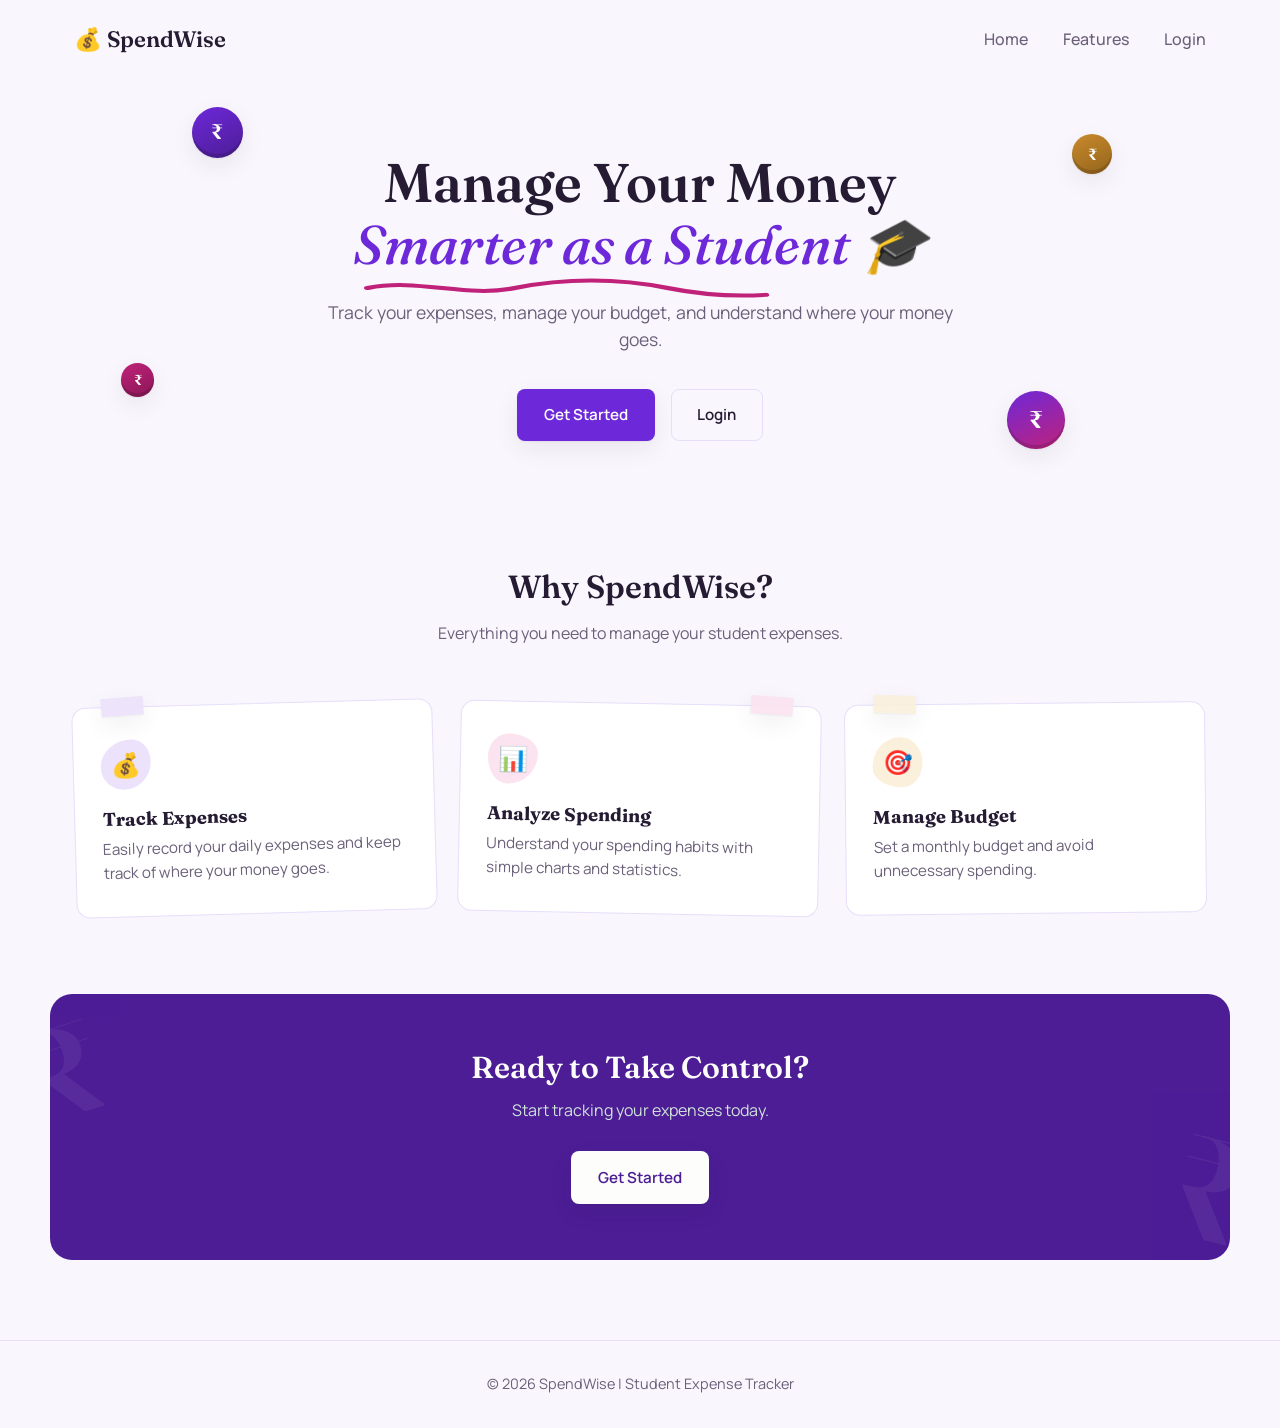
<file: index.html>
<!DOCTYPE html>
<html lang="en">
<head>
    <meta charset="UTF-8">
    <meta name="viewport" content="width=device-width, initial-scale=1.0">
    <title>SpendWise - Student Expense Tracker</title>
    <link rel="stylesheet" href="style.css">
</head>
<body>
    <header>
        <nav class="navbar">
            <div class="logo">
                💰 SpendWise
            </div>
            <div class="nav-links">
                 <a href="index.html">Home</a>
                <a href="#features">Features</a>
              <a href="login.html">Login</a>
            </div>
        </nav>
    </header>
    <main>
        <section class="hero">
            <div class="hero-coins" aria-hidden="true">
                <div class="hero-coin c1">₹</div>
                <div class="hero-coin c2">₹</div>
                <div class="hero-coin c3">₹</div>
                <div class="hero-coin c4">₹</div>
            </div>
            <div class="hero-content">
                <h1>
                    Manage Your Money
                    <span>
                        Smarter as a Student 🎓
                        <svg class="squiggle" viewBox="0 0 300 14" preserveAspectRatio="none" aria-hidden="true">
                            <path d="M2 8 C 30 -2, 55 18, 82 8 S 138 -2, 165 8 S 220 18, 248 8 S 280 0, 298 8" />
                        </svg>
                    </span>
                </h1>
                <p>
                    Track your expenses, manage your budget,
                    and understand where your money goes.
                </p>
                <div class="hero-buttons">
                    <a href="account.html" class="btn primary-btn">
                     Get Started
                    </a>
                   <a href="login.html" class="btn secondary-btn">
                   Login
                  </a>
                </div>
            </div>
        </section>
        <section class="features" id="features">
            <h2>Why SpendWise?</h2>
            <p class="section-text">
                Everything you need to manage your student expenses.
            </p>
            <div class="feature-container">
                <div class="feature-card">
                    <div class="feature-icon">
                        💰
                    </div>
                    <h3>Track Expenses</h3>
                    <p>
                        Easily record your daily expenses
                        and keep track of where your money goes.
                    </p>
                </div>
                <div class="feature-card">
                    <div class="feature-icon">
                        📊
                    </div>
                    <h3>Analyze Spending</h3>
                    <p>
                        Understand your spending habits
                        with simple charts and statistics.
                    </p>
                </div>
                <div class="feature-card">
                    <div class="feature-icon">
                        🎯
                    </div>
                    <h3>Manage Budget</h3>
                    <p>
                        Set a monthly budget and avoid
                        unnecessary spending.
                    </p>
                </div>
            </div>
        </section>
        <section class="cta">
            <h2>Ready to Take Control?</h2>
            <p>
                Start tracking your expenses today.
            </p>
            <a href="#" class="btn primary-btn">
                Get Started
            </a>
        </section>
    </main>
    <footer>
        <p>
            © 2026 SpendWise | Student Expense Tracker
        </p>
    </footer>
    <script src="script.js"></script>
</body>
</html>
</file>
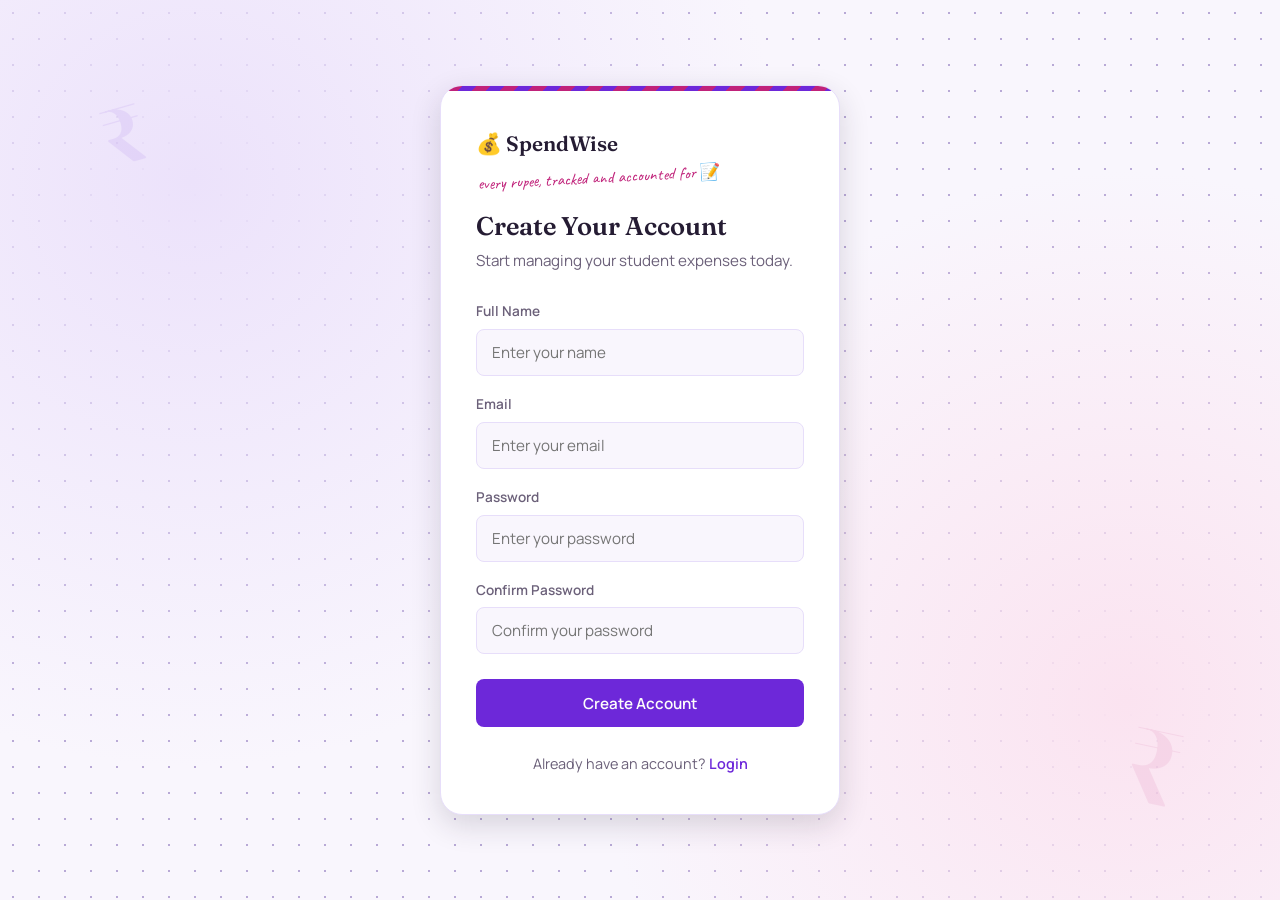
<file: account.html>
<!DOCTYPE html>
<html lang="en">
<head>
    <meta charset="UTF-8">
    <meta name="viewport" content="width=device-width, initial-scale=1.0">
    <title>Create Account - SpendWise</title>
    <link rel="stylesheet" href="style.css">
</head>
<body>
    <div class="auth-page">
        <div class="auth-container">
            <div class="auth-logo">
                💰 SpendWise
            </div>
            <span class="auth-tag">every rupee, tracked and accounted for 📝</span>
            <h1>Create Your Account</h1>
            <p class="auth-subtitle">
                Start managing your student expenses today.
            </p>
            <form id="registerForm">
                <div class="form-group">
                    <label for="name">
                        Full Name
                    </label>
                    <input type="text" id="name" placeholder="Enter your name" required>
                </div>
                <div class="form-group">
                    <label for="email">
                        Email
                    </label>
                    <input type="email" id="email" placeholder="Enter your email" required>
                </div>
                <div class="form-group">
                    <label for="password">
                        Password
                    </label>
                    <input type="password" id="password" placeholder="Enter your password" required>
                </div>
                <div class="form-group">
                    <label for="confirm-password">
                        Confirm Password
                    </label>
                    <input type="password" id="confirm-password" placeholder="Confirm your password" required>
                </div>
                <button type="submit" class="auth-btn">
                    Create Account
                </button>
            </form>
            <p class="auth-footer">
                Already have an account?
                <a href="login.html">
                    Login
                </a>
            </p>
        </div>
    </div>
    <script src="script.js"></script>
</body>
</html>
</file>
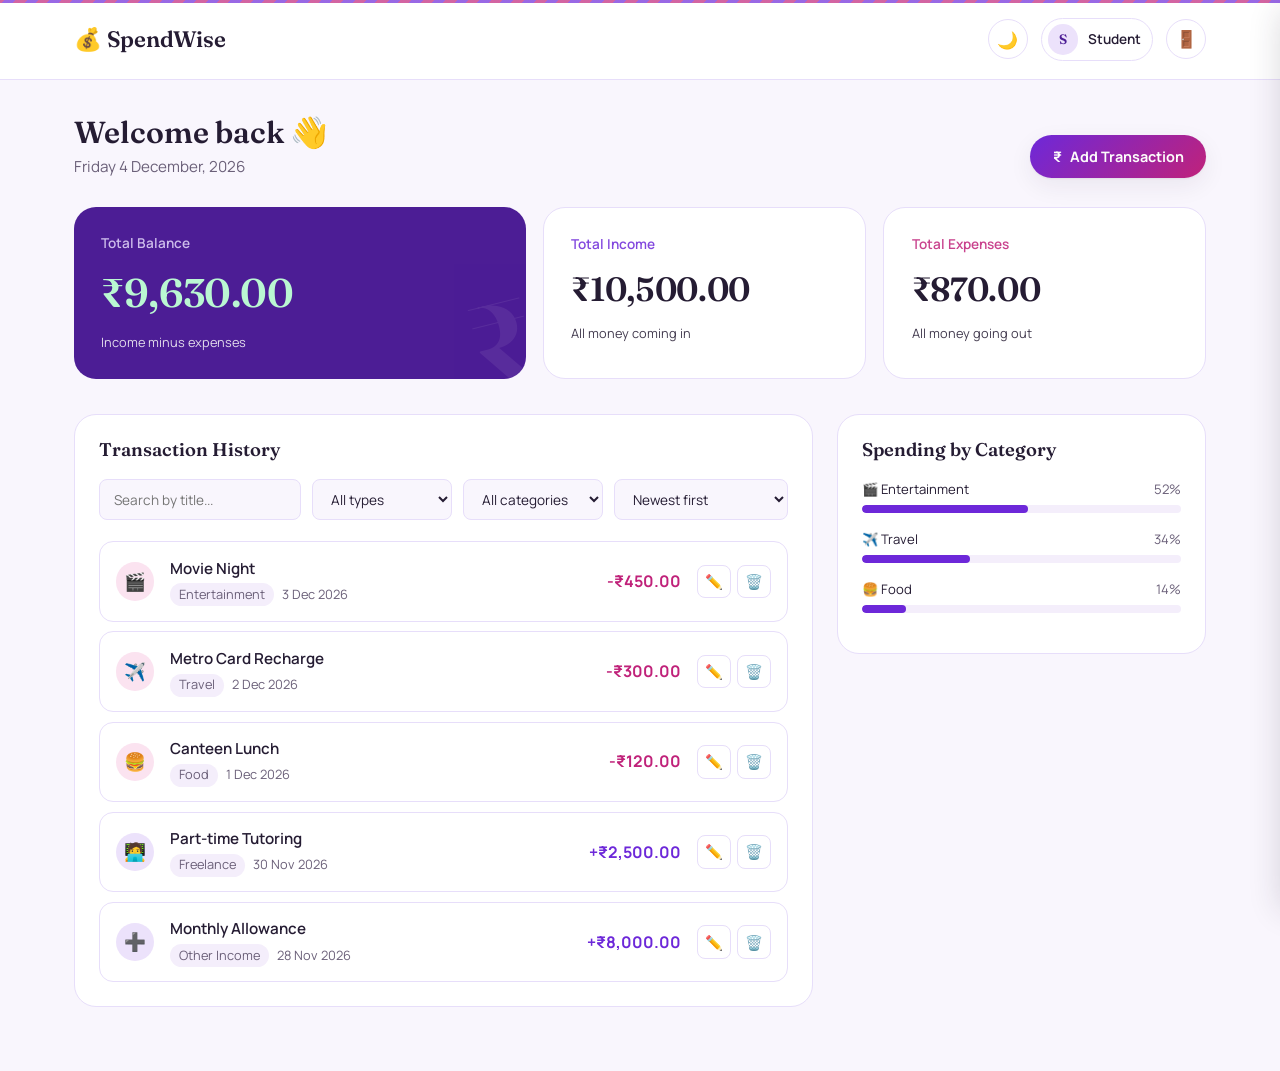
<file: dashboard.html>
<!DOCTYPE html>
<html lang="en">
<head>
    <meta charset="UTF-8">
    <meta name="viewport" content="width=device-width, initial-scale=1.0">
    <title>Dashboard - SpendWise</title>
    <link rel="stylesheet" href="style.css">
</head>
<body>
    <div class="app-shell">

        <header class="app-topbar">
            <div class="app-topbar-inner">
                <div class="logo">💰 SpendWise</div>
                <div class="app-actions">
                    <button class="icon-btn" id="themeToggle" title="Toggle dark mode">🌙</button>
                    <div class="user-chip">
                        <span class="avatar" id="userInitial">S</span>
                        <span id="userName">Student</span>
                    </div>
                    <a href="index.html" class="icon-btn" title="Log out">🚪</a>
                </div>
            </div>
        </header>

        <main class="app-main">

          
            <div class="page-heading">
                <div>
                    <h1>Welcome back 👋</h1>
                    <p id="todayDate"></p>
                </div>
                <button class="fab-add" id="openAddBtn"><span class="coin">₹</span> Add Transaction</button>
            </div>

            <section class="summary-grid">
                <div class="summary-card balance">
                    <div class="label">Total Balance</div>
                    <div class="value" id="balanceValue">₹0.00</div>
                    <div class="sub">Income minus expenses</div>
                </div>
                <div class="summary-card income">
                    <div class="label">Total Income</div>
                    <div class="value" id="incomeValue">₹0.00</div>
                    <div class="sub">All money coming in</div>
                </div>
                <div class="summary-card expense">
                    <div class="label">Total Expenses</div>
                    <div class="value" id="expenseValue">₹0.00</div>
                    <div class="sub">All money going out</div>
                </div>
            </section>

          
            <div class="dashboard-grid">

            
                <section class="panel">
                    <div class="panel-header">
                        <h2>Transaction History</h2>
                    </div>

                    <div class="toolbar">
                        <input type="search" id="searchInput" placeholder="Search by title...">
                        <select id="typeFilter">
                            <option value="all">All types</option>
                            <option value="income">Income</option>
                            <option value="expense">Expense</option>
                        </select>
                        <select id="categoryFilter">
                            <option value="all">All categories</option>
                        </select>
                        <select id="sortSelect">
                            <option value="date-desc">Newest first</option>
                            <option value="date-asc">Oldest first</option>
                            <option value="amount-desc">Amount: high to low</option>
                            <option value="amount-asc">Amount: low to high</option>
                        </select>
                    </div>

                    <div class="transaction-list" id="transactionList">
                    </div>
                </section>
                <section class="panel">
                    <div class="panel-header">
                        <h2>Spending by Category</h2>
                    </div>
                    <div id="categoryBreakdown">
                    </div>
                </section>

            </div>
        </main>
    </div>

    <div class="overlay" id="overlay"></div>

    <aside class="drawer" id="drawer">
        <div class="drawer-header">
            <h2 id="drawerTitle">Add Transaction</h2>
            <button class="close-btn" id="closeDrawerBtn">✕</button>
        </div>

        <form id="transactionForm" class="drawer-form" novalidate>
            <input type="hidden" id="transactionId">

            <div class="type-toggle">
                <label class="income-option">
                    <input type="radio" name="type" value="income" checked>
                    <span>💚 Income</span>
                </label>
                <label class="expense-option">
                    <input type="radio" name="type" value="expense">
                    <span>❤️ Expense</span>
                </label>
            </div>

            <div class="form-group" id="titleGroup">
                <label for="title">Title / Description</label>
                <input type="text" id="title" placeholder="e.g. Canteen lunch">
                <div class="field-error">Please enter a title.</div>
            </div>

            <div class="form-group" id="amountGroup">
                <label for="amount">Amount (₹)</label>
                <input type="number" id="amount" placeholder="e.g. 250" min="0.01" step="0.01">
                <div class="field-error">Please enter an amount greater than 0.</div>
            </div>

            <div class="form-group" id="categoryGroup">
                <label for="category">Category</label>
                <select id="category">
                    <option value="">Select a category</option>
                </select>
                <div class="field-error">Please choose a category.</div>
            </div>

            <div class="form-group" id="dateGroup">
                <label for="date">Date</label>
                <input type="date" id="date">
                <div class="field-error">Please choose a date.</div>
            </div>

            <button type="submit" class="drawer-submit" id="submitBtn">Add Transaction</button>
        </form>
    </aside>

    <div class="confirm-modal" id="confirmModal">
        <div class="emoji">🗑️</div>
        <h3>Delete this transaction?</h3>
        <p>This can't be undone. Your balance will update right away.</p>
        <div class="confirm-actions">
            <button class="cancel-btn" id="cancelDeleteBtn">Cancel</button>
            <button class="delete-confirm-btn" id="confirmDeleteBtn">Delete</button>
        </div>
    </div>
    <div class="toast" id="toast"></div>
    <script src="script.js"></script>
    <script src="dashboard.js"></script>
</body>
</html>
</file>
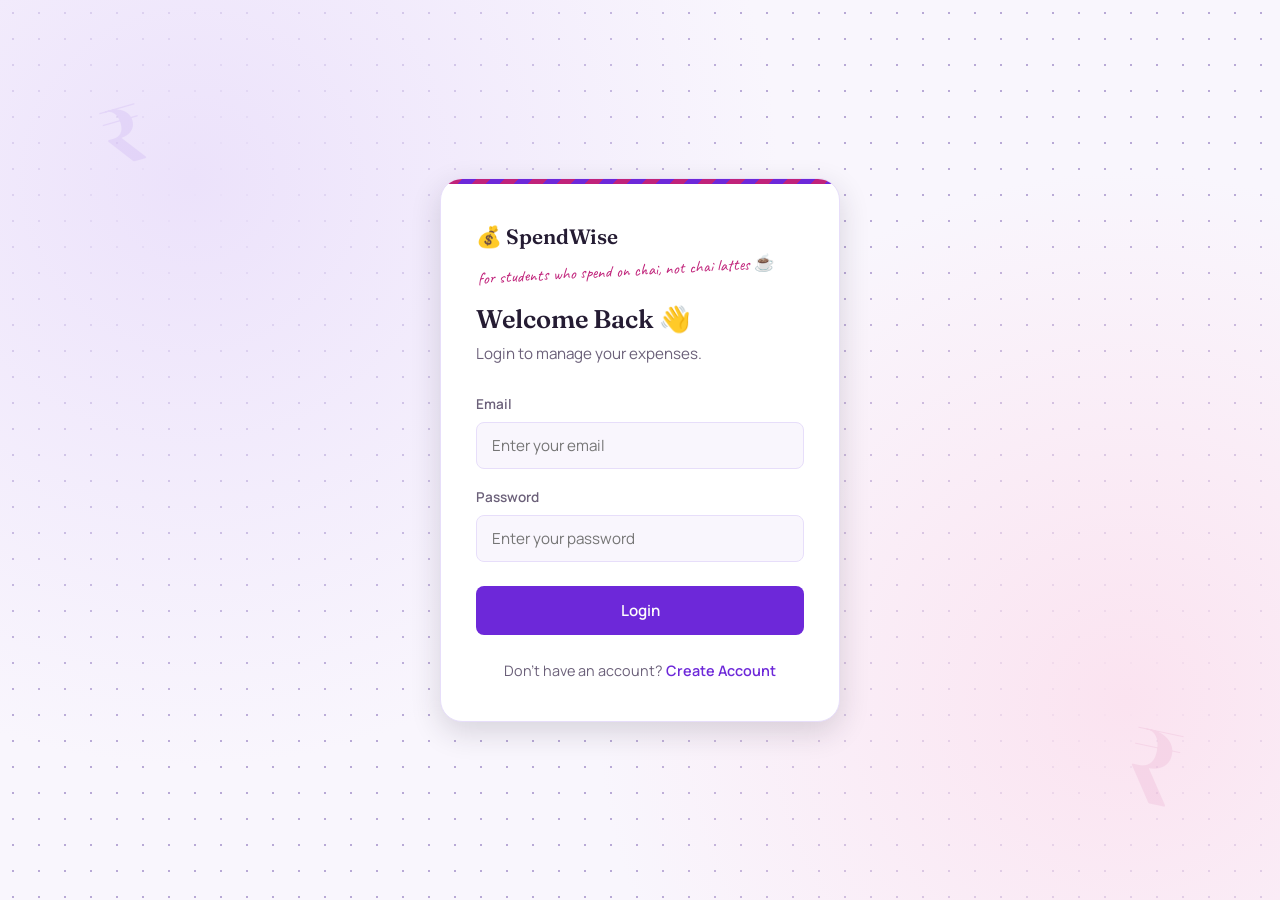
<file: login.html>
<!DOCTYPE html>
<html lang="en">
<head>
    <meta charset="UTF-8">
    <meta name="viewport" content="width=device-width, initial-scale=1.0">
    <title>Login - SpendWise</title>
    <link rel="stylesheet" href="style.css">
</head>
<body>
    <div class="auth-page">
        <div class="auth-container">
            <div class="auth-logo">
                💰 SpendWise
            </div>
            <span class="auth-tag">for students who spend on chai, not chai lattes ☕</span>
            <h1>Welcome Back 👋</h1>
            <p class="auth-subtitle">
                Login to manage your expenses.
            </p>
            <form id="loginForm">
                <div class="form-group">
                    <label for="login-email">
                        Email
                    </label>
                    <input type="email" id="login-email" placeholder="Enter your email" required>
                </div>
                <div class="form-group">
                    <label for="login-password">
                        Password
                    </label>
                    <input type="password"id="login-password" placeholder="Enter your password" required>
                </div>
                <button type="submit" class="auth-btn">
                    Login
                </button>
            </form>
            <p class="auth-footer">
                Don't have an account?
                <a href="account.html">
                    Create Account
                </a>
            </p>
        </div>
    </div>
    <script src="script.js"></script>
</body>
</html>
</file>
<file: style.css>
@import url('https://fonts.googleapis.com/css2?family=Fraunces:opsz,wght@9..144,400;9..144,500;9..144,600;9..144,700&family=Manrope:wght@400;500;600;700;800&family=Caveat:wght@500;600;700&display=swap');
:root {  
  --bg: #f9f6fd;
  --surface: #ffffff;
  --surface-soft: #f4eefb;
  --ink: #251c33;
  --ink-soft: #6b6079;
  --border: #e7defa;
  --primary: #6d28d9;
  --primary-dark: #4c1d95;
  --primary-soft: #ece2fb;
  --pink: #c0227a;
  --pink-soft: #fbe3f0;
  --income: #6d28d9;
  --income-soft: #ece2fb;
  --expense: #c0227a;
  --expense-soft: #fbe3f0;
  --profit: #15803d;
  --success: #15803d;
  --success-soft: #e2f6e8;
  --amber: #c98a2c;
  --amber-soft: #faf0dc;
  --line: #b8a9d6;
  --font-display: 'Fraunces', serif;
  --font-body: 'Manrope', sans-serif;
  --font-hand: 'Caveat', cursive;

  --radius-sm: 8px;
  --radius-md: 14px;
  --radius-lg: 22px;
  --shadow-soft: 0 1px 2px rgba(37, 28, 51, 0.06), 0 8px 24px rgba(37, 28, 51, 0.07);
  --shadow-lift: 0 10px 30px rgba(37, 28, 51, 0.16);
  --max-width: 1180px;
}


body.dark-mode {
  --bg: #150f20;
  --surface: #1e1730;
  --surface-soft: #251d3a;
  --ink: #f1ecfb;
  --ink-soft: #ab9fc4;
  --border: #33284a;
  --primary: #a78bfa;
  --primary-dark: #ded0fb;
  --primary-soft: #2b2145;
  --income-soft: #2b2145;
  --expense-soft: #3a1c30;
  --profit: #4ade80;
  --success: #4ade80;
  --success-soft: #16321f;
  --amber-soft: #362a14;
  --line: #4a3d68;
}

* { box-sizing: border-box; margin: 0; padding: 0; }

html { scroll-behavior: smooth; }

body {
  font-family: var(--font-body);
  background: var(--bg);
  color: var(--ink);
  line-height: 1.55;
  -webkit-font-smoothing: antialiased;
  transition: background 0.25s ease, color 0.25s ease;
}

img { max-width: 100%; display: block; }

a { color: inherit; text-decoration: none; }

ul { list-style: none; }

button, input, select {
  font-family: inherit;
  font-size: inherit;
  color: inherit;
}

button { cursor: pointer; }

:focus-visible {
  outline: 2px solid var(--primary);
  outline-offset: 2px;
}

h1, h2, h3 {
  font-family: var(--font-display);
  color: var(--ink);
  line-height: 1.15;
}

.section-text {
  color: var(--ink-soft);
  max-width: 60ch;
}

@media (prefers-reduced-motion: reduce) {
  *, *::before, *::after { animation-duration: 0.001ms !important; transition-duration: 0.001ms !important; }
}

.btn {
  display: inline-flex;
  align-items: center;
  justify-content: center;
  gap: 0.5rem;
  padding: 0.85rem 1.6rem;
  border-radius: var(--radius-sm);
  border: 1px solid transparent;
  font-weight: 600;
  font-size: 0.95rem;
  transition: transform 0.15s ease, box-shadow 0.15s ease, background 0.15s ease, color 0.15s ease;
}

.btn:hover { transform: translateY(-1px); }
.btn:active { transform: translateY(0); }

.primary-btn {
  background: var(--primary);
  color: #fdfdfb;
  box-shadow: var(--shadow-soft);
}
.primary-btn:hover { background: var(--primary-dark); }

.secondary-btn {
  background: transparent;
  border-color: var(--border);
  color: var(--ink);
}
.secondary-btn:hover { border-color: var(--primary); color: var(--primary); }


.navbar {
  max-width: var(--max-width);
  margin: 0 auto;
  padding: 1.4rem 1.5rem;
  display: flex;
  align-items: center;
  justify-content: space-between;
}

.logo {
  font-family: var(--font-display);
  font-weight: 600;
  font-size: 1.4rem;
  letter-spacing: -0.01em;
  display: flex;
  align-items: center;
  gap: 0.6rem;
}

.logo-mark {
  width: 2rem;
  height: 2rem;
  border-radius: 9px;
  background: linear-gradient(155deg, var(--primary) 0%, var(--pink) 100%);
  display: grid;
  place-items: center;
  font-size: 1rem;
  flex-shrink: 0;
}

.nav-links {
  display: flex;
  align-items: center;
  gap: 2.2rem;
  font-weight: 500;
}

.nav-links a { color: var(--ink-soft); transition: color 0.15s ease; }
.nav-links a:hover { color: var(--primary); }
.nav-links a.login-link {
  color: var(--ink);
  border: 1px solid var(--border);
  padding: 0.5rem 1.1rem;
  border-radius: var(--radius-sm);
}
.nav-links a.login-link:hover { border-color: var(--primary); color: var(--primary); }


.hero {
  max-width: var(--max-width);
  margin: 0 auto;
  padding: 4.5rem 1.5rem 6rem;
  display: grid;
  place-items: center;
  text-align: center;
  position: relative;
  overflow: visible;
}

.hero-content { max-width: 640px; position: relative; z-index: 2; }

.hero-content h1 {
  font-size: clamp(2.3rem, 5vw, 3.4rem);
  font-weight: 600;
}

.hero-content h1 span {
  display: block;
  color: var(--primary);
  font-style: italic;
  font-weight: 500;
  position: relative;
  display: inline-block;
}

.hero-content h1 span .squiggle {
  position: absolute;
  left: 2%;
  bottom: -0.32em;
  width: 96%;
  height: 14px;
  overflow: visible;
}

.hero-content h1 span .squiggle path {
  fill: none;
  stroke: var(--pink);
  stroke-width: 4;
  stroke-linecap: round;
  stroke-dasharray: 220;
  stroke-dashoffset: 220;
  animation: draw-squiggle 0.9s 0.5s cubic-bezier(.3,.8,.4,1) forwards;
}

@keyframes draw-squiggle {
  to { stroke-dashoffset: 0; }
}

.hero-content p {
  margin-top: 1.4rem;
  font-size: 1.1rem;
  color: var(--ink-soft);
}

.hero-buttons {
  margin-top: 2.2rem;
  display: flex;
  gap: 1rem;
  justify-content: center;
  flex-wrap: wrap;
}

.hero-coins { position: absolute; inset: 0; z-index: 1; pointer-events: none; }

.hero-coin {
  position: absolute;
  display: grid;
  place-items: center;
  border-radius: 50%;
  font-family: var(--font-display);
  font-weight: 600;
  color: #fdfdfb;
  box-shadow: inset 0 -4px 0 rgba(0,0,0,0.14), var(--shadow-soft);
  opacity: 0;
  animation: coin-drop 0.6s cubic-bezier(.34,1.56,.64,1) forwards;
}

.hero-coin.c1 { top: 6%;  left: 12%; width: 3.2rem; height: 3.2rem; font-size: 1.3rem; background: linear-gradient(155deg, var(--primary) 0%, var(--primary-dark) 100%); transform: rotate(-12deg); animation-delay: 0.15s; }
.hero-coin.c2 { top: 62%; left: 6%;  width: 2.1rem; height: 2.1rem; font-size: 0.9rem;  background: linear-gradient(155deg, var(--pink) 0%, #8a1656 100%); transform: rotate(10deg); animation-delay: 0.3s; }
.hero-coin.c3 { top: 12%; right: 10%; width: 2.5rem; height: 2.5rem; font-size: 1rem; background: linear-gradient(155deg, var(--amber) 0%, #93641c 100%); transform: rotate(16deg); animation-delay: 0.45s; }
.hero-coin.c4 { top: 68%; right: 14%; width: 3.6rem; height: 3.6rem; font-size: 1.5rem; background: linear-gradient(155deg, var(--primary) 0%, var(--pink) 100%); transform: rotate(-8deg); animation-delay: 0.6s; }

@keyframes coin-drop {
  from { opacity: 0; transform: translateY(-14px) rotate(var(--rot, 0deg)) scale(0.7); }
  to   { opacity: 1; transform: translateY(0) rotate(var(--rot, 0deg)) scale(1); }
}

@media (prefers-reduced-motion: reduce) {
  .hero-coin, .squiggle path { animation: none !important; opacity: 1 !important; stroke-dashoffset: 0 !important; }
}

@media (max-width: 640px) {
  .hero-coins { display: none; }
}

.features {
  max-width: var(--max-width);
  margin: 0 auto;
  padding: 2rem 1.5rem 5rem;
  text-align: center;
}

.features h2 { font-size: 2rem; font-weight: 600; }
.features .section-text { margin: 0.9rem auto 3rem; }

.feature-container {
  display: grid;
  grid-template-columns: repeat(3, 1fr);
  gap: 1.5rem;
  text-align: left;
  padding-top: 0.6rem;
}

.feature-card {
  background: var(--surface);
  border: 1px solid var(--border);
  border-radius: var(--radius-md);
  padding: 2rem 1.7rem;
  position: relative;
  transition: transform 0.2s ease, box-shadow 0.2s ease;
}

.feature-card:nth-child(1) { transform: rotate(-1.6deg); }
.feature-card:nth-child(2) { transform: rotate(1.1deg); }
.feature-card:nth-child(3) { transform: rotate(-0.6deg); }

.feature-card:hover {
  transform: rotate(0deg) translateY(-4px);
  box-shadow: var(--shadow-lift);
}

.feature-card::before {
  content: "";
  position: absolute;
  top: -0.6rem;
  left: 1.8rem;
  width: 2.6rem;
  height: 1.1rem;
  background: var(--primary-soft);
  opacity: 0.9;
  transform: rotate(-3deg);
  box-shadow: var(--shadow-soft);
}
.feature-card:nth-child(2)::before { background: var(--pink-soft); left: auto; right: 1.8rem; transform: rotate(3deg); }
.feature-card:nth-child(3)::before { background: var(--amber-soft); transform: rotate(2deg); }

.feature-icon {
  font-size: 1.5rem;
  width: 3.1rem;
  height: 3.1rem;
  display: grid;
  place-items: center;
  background: var(--primary-soft);
  border-radius: 63% 37% 54% 46% / 55% 45% 55% 45%;
  margin-bottom: 1.2rem;
}

.feature-card:nth-child(2) .feature-icon { background: var(--pink-soft); border-radius: 42% 58% 61% 39% / 45% 40% 60% 55%; }
.feature-card:nth-child(3) .feature-icon { background: var(--amber-soft); border-radius: 55% 45% 40% 60% / 60% 50% 50% 40%; }

.feature-card h3 { font-size: 1.15rem; margin-bottom: 0.5rem; }
.feature-card p { color: var(--ink-soft); font-size: 0.95rem; }

.cta {
  max-width: var(--max-width);
  margin: 0 auto 5rem;
  background: var(--primary-dark);
  color: #fdfdfb;
  border-radius: var(--radius-lg);
  padding: 3.5rem 2rem;
  text-align: center;
  position: relative;
  overflow: hidden;
}

.cta::before {
  content: "₹";
  position: absolute;
  top: -1.5rem;
  left: -1rem;
  font-family: var(--font-display);
  font-size: 8rem;
  font-weight: 600;
  color: #fdfdfb;
  opacity: 0.06;
  transform: rotate(-18deg);
}
.cta::after {
  content: "₹";
  position: absolute;
  bottom: -2.5rem;
  right: -1rem;
  font-family: var(--font-display);
  font-size: 9rem;
  font-weight: 600;
  color: #fdfdfb;
  opacity: 0.06;
  transform: rotate(14deg);
}

.cta h2 { color: #fdfdfb; font-size: 1.9rem; font-weight: 600; position: relative; }
.cta p { color: #cfe3da; margin: 0.8rem 0 1.8rem; position: relative; }
.cta .btn { background: #fdfdfb; color: var(--primary-dark); position: relative; }
.cta .btn:hover { background: #eef3ef; }


footer {
  text-align: center;
  padding: 2rem 1.5rem;
  color: var(--ink-soft);
  font-size: 0.9rem;
  border-top: 1px solid var(--border);
}


.auth-page {
  min-height: 100vh;
  display: grid;
  place-items: center;
  padding: 2rem 1.2rem;
  position: relative;
  overflow: hidden;
  background:
    radial-gradient(circle at 15% 20%, var(--primary-soft) 0%, transparent 45%),
    radial-gradient(circle at 88% 78%, var(--pink-soft) 0%, transparent 40%),
    radial-gradient(var(--line) 1px, transparent 1px),
    var(--bg);
  background-size: auto, auto, 26px 26px, auto;
  background-position: 0 0, 0 0, 0 0, 0 0;
}

.auth-page::before,
.auth-page::after {
  content: "₹";
  position: absolute;
  font-family: var(--font-display);
  font-weight: 600;
  color: var(--primary);
  opacity: 0.08;
  pointer-events: none;
}
.auth-page::before { top: 8%; left: 8%; font-size: 5rem; transform: rotate(-16deg); }
.auth-page::after { bottom: 6%; right: 8%; font-size: 6.5rem; color: var(--pink); transform: rotate(12deg); }

@media (max-width: 640px) {
  .auth-page::before, .auth-page::after { display: none; }
}

.auth-container {
  width: 100%;
  max-width: 400px;
  background: var(--surface);
  border: 1px solid var(--border);
  border-radius: var(--radius-lg);
  padding: 2.6rem 2.2rem 2.4rem;
  box-shadow: var(--shadow-lift);
  position: relative;
  overflow: hidden;
}

.auth-container::before {
  content: "";
  position: absolute;
  top: 0; left: 0; right: 0;
  height: 5px;
  background: repeating-linear-gradient(
    -45deg,
    var(--primary) 0 10px,
    var(--pink) 10px 20px
  );
}

.auth-logo {
  font-family: var(--font-display);
  font-weight: 600;
  font-size: 1.3rem;
  margin-bottom: 0.3rem;
  display: flex;
  align-items: center;
  gap: 0.6rem;
}

.auth-tag {
  display: inline-block;
  font-family: var(--font-hand);
  font-size: 1.05rem;
  color: var(--pink);
  transform: rotate(-3deg);
  margin: 0 0 1.3rem 0.1rem;
}

.auth-container h1 { font-size: 1.6rem; font-weight: 600; }
.auth-subtitle { color: var(--ink-soft); margin: 0.5rem 0 1.8rem; font-size: 0.95rem; }

.form-group { margin-bottom: 1.15rem; }

.form-group label {
  display: block;
  font-size: 0.85rem;
  font-weight: 600;
  margin-bottom: 0.4rem;
  color: var(--ink-soft);
}

.form-group input,
.form-group select {
  width: 100%;
  padding: 0.75rem 0.9rem;
  border: 1px solid var(--border);
  border-radius: var(--radius-sm);
  background: var(--bg);
  font-size: 0.95rem;
  transition: border-color 0.15s ease, box-shadow 0.15s ease;
}

.form-group input:focus,
.form-group select:focus {
  border-color: var(--primary);
  box-shadow: 0 0 0 3px var(--primary-soft);
  outline: none;
}

.form-group.has-error input { border-color: var(--expense); }
.field-error {
  display: none;
  color: var(--expense);
  font-size: 0.8rem;
  margin-top: 0.35rem;
}
.form-group.has-error .field-error { display: block; }

.auth-btn {
  width: 100%;
  padding: 0.85rem;
  border: none;
  border-radius: var(--radius-sm);
  background: var(--primary);
  color: #fdfdfb;
  font-weight: 600;
  font-size: 0.95rem;
  margin-top: 0.4rem;
  transition: background 0.15s ease, transform 0.15s ease;
}
.auth-btn:hover { background: var(--primary-dark); transform: translateY(-1px); }

.auth-footer {
  text-align: center;
  margin-top: 1.6rem;
  font-size: 0.9rem;
  color: var(--ink-soft);
}
.auth-footer a { color: var(--primary); font-weight: 600; }

.auth-banner {
  margin-top: 1.2rem;
  padding: 0.7rem 0.9rem;
  border-radius: var(--radius-sm);
  background: var(--success-soft);
  color: var(--success);
  font-size: 0.85rem;
  font-weight: 600;
  display: none;
}
.auth-banner.show { display: block; }



.app-shell { min-height: 100vh; padding-bottom: 4rem; }


.app-topbar {
  background: var(--surface);
  border-bottom: 1px solid var(--border);
  position: relative;
}
.app-topbar::before {
  content: "";
  position: absolute;
  top: 0; left: 0; right: 0;
  height: 3px;
  background: repeating-linear-gradient(-45deg, var(--primary) 0 8px, var(--pink) 8px 16px);
  opacity: 0.7;
}

.app-topbar-inner {
  max-width: var(--max-width);
  margin: 0 auto;
  padding: 1.1rem 1.5rem;
  display: flex;
  align-items: center;
  justify-content: space-between;
  gap: 1rem;
}

.app-actions { display: flex; align-items: center; gap: 0.8rem; }

.icon-btn {
  width: 2.5rem;
  height: 2.5rem;
  display: grid;
  place-items: center;
  border: 1px solid var(--border);
  border-radius: 50%;
  background: var(--surface);
  font-size: 1.05rem;
  transition: border-color 0.15s ease, transform 0.15s ease;
}
.icon-btn:hover { border-color: var(--primary); transform: translateY(-1px); }

.user-chip {
  display: flex;
  align-items: center;
  gap: 0.6rem;
  padding: 0.35rem 0.7rem 0.35rem 0.4rem;
  border: 1px solid var(--border);
  border-radius: 999px;
  font-size: 0.85rem;
  font-weight: 600;
}

.user-chip .avatar {
  width: 1.9rem;
  height: 1.9rem;
  border-radius: 50%;
  background: var(--primary-soft);
  color: var(--primary-dark);
  display: grid;
  place-items: center;
  font-family: var(--font-display);
  font-weight: 600;
}

.app-main {
  max-width: var(--max-width);
  margin: 0 auto;
  padding: 2.2rem 1.5rem 0;
}

.page-heading {
  display: flex;
  align-items: flex-end;
  justify-content: space-between;
  gap: 1rem;
  flex-wrap: wrap;
  margin-bottom: 1.8rem;
}

.page-heading h1 {
  font-size: 1.9rem;
  font-weight: 600;
}

.page-heading p {
  color: var(--ink-soft);
  font-size: 0.95rem;
  margin-top: 0.3rem;
}

/* -- summary cards -- */
.summary-grid {
  display: grid;
  grid-template-columns: 1.4fr 1fr 1fr;
  gap: 1.1rem;
  margin-bottom: 2.2rem;
}

.summary-card {
  border-radius: var(--radius-lg);
  padding: 1.6rem 1.7rem;
  position: relative;
  overflow: hidden;
}

.summary-card .label {
  font-size: 0.85rem;
  font-weight: 600;
  opacity: 0.85;
}

.summary-card .value {
  font-family: var(--font-display);
  font-size: 2.1rem;
  font-weight: 600;
  margin-top: 0.5rem;
  letter-spacing: -0.01em;
}

.summary-card .sub {
  font-size: 0.8rem;
  margin-top: 0.6rem;
  opacity: 0.85;
}

.summary-card.balance {
  background: var(--primary-dark);
  color: #fdfdfb;
}
.summary-card.balance .value { font-size: 2.5rem; color: #baf7d2; }
.summary-card.balance .label { color: #e4d9fb; }

.summary-card.balance::after {
  content: "₹";
  position: absolute;
  right: -0.4rem;
  bottom: -1.6rem;
  font-family: var(--font-display);
  font-size: 7.5rem;
  font-weight: 600;
  color: #fdfdfb;
  opacity: 0.07;
  transform: rotate(-14deg);
  line-height: 1;
  pointer-events: none;
}

.summary-card.income {
  background: var(--surface);
  border: 1px solid var(--border);
}
.summary-card.income .label { color: var(--income); }
.summary-card.income .value { color: var(--ink); }

.summary-card.expense {
  background: var(--surface);
  border: 1px solid var(--border);
}
.summary-card.expense .label { color: var(--expense); }
.summary-card.expense .value { color: var(--ink); }


.dashboard-grid {
  display: grid;
  grid-template-columns: 2fr 1fr;
  gap: 1.5rem;
  align-items: start;
}

.panel {
  background: var(--surface);
  border: 1px solid var(--border);
  border-radius: var(--radius-lg);
  padding: 1.5rem;
}

.panel-header {
  display: flex;
  align-items: center;
  justify-content: space-between;
  gap: 1rem;
  margin-bottom: 1.2rem;
}

.panel-header h2 { font-size: 1.15rem; font-weight: 600; }

.toolbar {
  display: flex;
  flex-wrap: wrap;
  gap: 0.7rem;
  margin-bottom: 1.3rem;
}

.toolbar input[type="search"],
.toolbar select {
  padding: 0.6rem 0.85rem;
  border: 1px solid var(--border);
  border-radius: var(--radius-sm);
  background: var(--bg);
  font-size: 0.85rem;
}

.toolbar input[type="search"] { flex: 1 1 180px; }
.toolbar select { flex: 0 1 140px; }

.toolbar input:focus,
.toolbar select:focus {
  border-color: var(--primary);
  outline: none;
}

.transaction-list { display: flex; flex-direction: column; gap: 0.6rem; }

.transaction-row {
  display: grid;
  grid-template-columns: auto 1fr auto auto;
  align-items: center;
  gap: 1rem;
  padding: 0.9rem 1rem;
  border: 1px solid var(--border);
  border-radius: var(--radius-md);
  transition: border-color 0.15s ease, background 0.15s ease;
}

.transaction-row:hover { border-color: var(--primary); background: var(--surface-soft); }

.t-icon {
  width: 2.4rem;
  height: 2.4rem;
  border-radius: 50%;
  display: grid;
  place-items: center;
  font-size: 1.1rem;
  flex-shrink: 0;
}

.transaction-row.income .t-icon { background: var(--income-soft); color: var(--income); }
.transaction-row.expense .t-icon { background: var(--expense-soft); color: var(--expense); }

.t-info .t-title { font-weight: 600; font-size: 0.95rem; }
.t-info .t-meta {
  font-size: 0.8rem;
  color: var(--ink-soft);
  margin-top: 0.2rem;
  display: flex;
  gap: 0.5rem;
  align-items: center;
}

.t-meta .t-category {
  background: var(--surface-soft);
  padding: 0.1rem 0.55rem;
  border-radius: 999px;
}

.t-amount { font-weight: 700; font-size: 1rem; white-space: nowrap; }
.transaction-row.income .t-amount { color: var(--income); }
.transaction-row.expense .t-amount { color: var(--expense); }

.t-actions { display: flex; gap: 0.4rem; }

.t-actions button {
  width: 2.1rem;
  height: 2.1rem;
  border: 1px solid var(--border);
  border-radius: var(--radius-sm);
  background: var(--surface);
  font-size: 0.9rem;
  transition: border-color 0.15s ease, transform 0.15s ease;
}
.t-actions button:hover { border-color: var(--primary); transform: translateY(-1px); }
.t-actions .delete-btn:hover { border-color: var(--expense); color: var(--expense); }


.empty-state {
  text-align: center;
  padding: 3rem 1.5rem;
  color: var(--ink-soft);
}
.empty-state .emoji { font-size: 2.4rem; margin-bottom: 0.8rem; }
.empty-state svg {
  width: 108px;
  height: 108px;
  margin: 0 auto 0.8rem;
  display: block;
}
.empty-state .illus-line { stroke: var(--line); }
.empty-state .illus-primary { stroke: var(--primary); }
.empty-state .illus-primary-fill { fill: var(--primary-soft); }
.empty-state .illus-pink { stroke: var(--pink); }
.empty-state h3 { font-size: 1.1rem; color: var(--ink); margin-bottom: 0.4rem; }
.empty-state p { font-size: 0.9rem; max-width: 32ch; margin: 0 auto; }

.category-bar-row { margin-bottom: 1rem; }

.category-bar-label {
  display: flex;
  justify-content: space-between;
  font-size: 0.82rem;
  margin-bottom: 0.35rem;
}
.category-bar-label span:last-child { color: var(--ink-soft); }

.category-bar-track {
  height: 8px;
  background: var(--surface-soft);
  border-radius: 999px;
  overflow: hidden;
}

.category-bar-fill {
  height: 100%;
  border-radius: 999px;
  background: var(--primary);
}

.category-empty {
  font-size: 0.85rem;
  color: var(--ink-soft);
  text-align: center;
  padding: 1rem 0;
}

.fab-add {
  display: flex;
  align-items: center;
  gap: 0.5rem;
  padding: 0.75rem 1.4rem;
  border-radius: 999px;
  background: linear-gradient(135deg, var(--primary) 0%, var(--pink) 100%);
  color: #fdfdfb;
  font-weight: 700;
  font-size: 0.9rem;
  border: none;
  box-shadow: var(--shadow-soft);
  transition: filter 0.15s ease, transform 0.15s ease;
}
.fab-add:hover { filter: brightness(1.06); transform: translateY(-1px); }
.fab-add:hover span.coin { transform: rotate(180deg); }
.fab-add span.coin { display: inline-block; transition: transform 0.4s ease; }


.overlay {
  position: fixed;
  inset: 0;
  background: rgba(18, 36, 29, 0.45);
  opacity: 0;
  pointer-events: none;
  transition: opacity 0.2s ease;
  z-index: 40;
}
.overlay.show { opacity: 1; pointer-events: auto; }

.drawer {
  position: fixed;
  top: 0;
  right: 0;
  height: 100%;
  width: min(420px, 92vw);
  background: var(--surface);
  box-shadow: var(--shadow-lift);
  transform: translateX(100%);
  transition: transform 0.25s ease;
  z-index: 50;
  display: flex;
  flex-direction: column;
  padding: 1.8rem;
  overflow-y: auto;
}
.drawer.show { transform: translateX(0); }

.drawer-header {
  display: flex;
  align-items: center;
  justify-content: space-between;
  margin-bottom: 1.6rem;
}
.drawer-header h2 { font-size: 1.25rem; font-weight: 600; }

.close-btn {
  width: 2.2rem;
  height: 2.2rem;
  border-radius: 50%;
  border: 1px solid var(--border);
  background: transparent;
  font-size: 1rem;
}
.close-btn:hover { border-color: var(--primary); }

.type-toggle {
  display: grid;
  grid-template-columns: 1fr 1fr;
  gap: 0.6rem;
  margin-bottom: 1.3rem;
}

.type-toggle label {
  text-align: center;
  padding: 0.65rem;
  border: 1px solid var(--border);
  border-radius: var(--radius-sm);
  font-weight: 600;
  font-size: 0.9rem;
  cursor: pointer;
  transition: border-color 0.15s ease, background 0.15s ease, color 0.15s ease;
}

.type-toggle { position: relative; }
.type-toggle input { position: absolute; opacity: 0; pointer-events: none; }

.type-toggle label.income-option.is-checked {
  border-color: var(--income);
  background: var(--income-soft);
  color: var(--income);
}

.type-toggle label.expense-option.is-checked {
  border-color: var(--expense);
  background: var(--expense-soft);
  color: var(--expense);
}

.drawer-form .form-group input,
.drawer-form .form-group select { background: var(--bg); }

.drawer-submit {
  width: 100%;
  padding: 0.85rem;
  border: none;
  border-radius: var(--radius-sm);
  background: linear-gradient(135deg, var(--primary) 0%, var(--pink) 100%);
  color: #fdfdfb;
  font-weight: 700;
  font-size: 0.95rem;
  margin-top: 0.6rem;
  transition: filter 0.15s ease;
}
.drawer-submit:hover { filter: brightness(1.06); }

.confirm-modal {
  position: fixed;
  top: 50%;
  left: 50%;
  transform: translate(-50%, -50%) scale(0.95);
  width: min(360px, 90vw);
  background: var(--surface);
  border-radius: var(--radius-lg);
  padding: 1.8rem;
  box-shadow: var(--shadow-lift);
  z-index: 60;
  opacity: 0;
  pointer-events: none;
  transition: opacity 0.2s ease, transform 0.2s ease;
  text-align: center;
}
.confirm-modal.show { opacity: 1; pointer-events: auto; transform: translate(-50%, -50%) scale(1); }

.confirm-modal .emoji { font-size: 2rem; margin-bottom: 0.6rem; }
.confirm-modal h3 { font-size: 1.1rem; margin-bottom: 0.4rem; }
.confirm-modal p { color: var(--ink-soft); font-size: 0.9rem; margin-bottom: 1.4rem; }

.confirm-actions { display: flex; gap: 0.7rem; }
.confirm-actions button { flex: 1; padding: 0.7rem; border-radius: var(--radius-sm); font-weight: 600; }
.confirm-actions .cancel-btn { border: 1px solid var(--border); background: transparent; }
.confirm-actions .delete-confirm-btn { border: none; background: var(--expense); color: #fff; }

.toast {
  position: fixed;
  bottom: 1.6rem;
  left: 50%;
  transform: translateX(-50%) translateY(10px);
  background: var(--primary-dark);
  color: #fdfdfb;
  padding: 0.8rem 1.4rem;
  border-radius: var(--radius-sm);
  font-size: 0.9rem;
  font-weight: 600;
  opacity: 0;
  pointer-events: none;
  transition: opacity 0.2s ease, transform 0.2s ease;
  z-index: 70;
}
.toast.show { opacity: 1; transform: translateX(-50%) translateY(0); }


.nav-toggle { display: none; }

@media (max-width: 880px) {
  .feature-container { grid-template-columns: 1fr; }
  .summary-grid { grid-template-columns: 1fr; }
  .dashboard-grid { grid-template-columns: 1fr; }
}

@media (max-width: 640px) {
  .nav-links { gap: 1.2rem; font-size: 0.9rem; }
  .hero { padding: 3rem 1.2rem 4rem; }
  .transaction-row {
    grid-template-columns: auto 1fr;
    grid-template-areas:
      "icon info"
      "amount actions";
    row-gap: 0.6rem;
  }
  .t-icon { grid-area: icon; }
  .t-info { grid-area: info; }
  .t-amount { grid-area: amount; }
  .t-actions { grid-area: actions; justify-self: end; }
  .app-topbar-inner { flex-wrap: wrap; }
  .page-heading { flex-direction: column; align-items: flex-start; }
}
</file>
